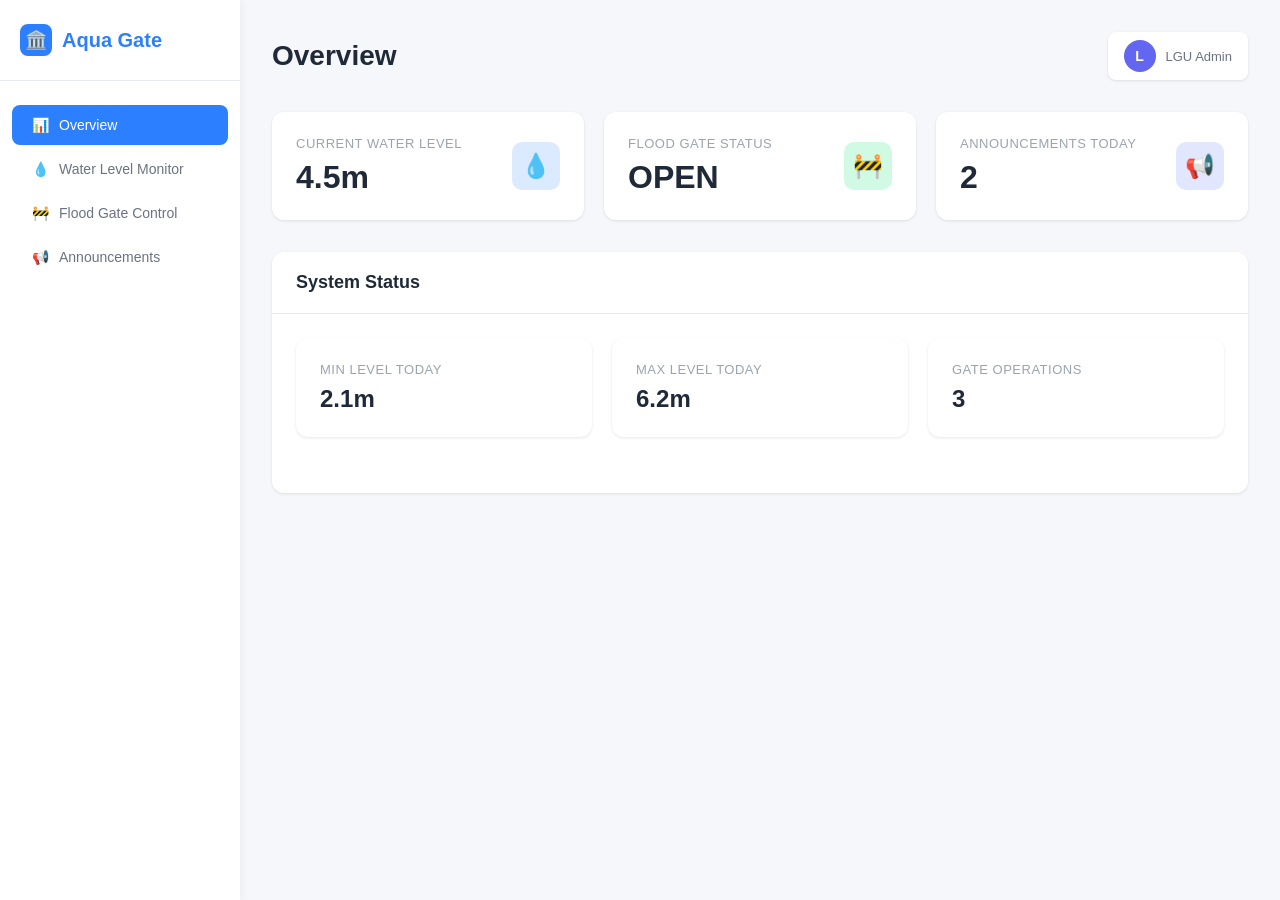
<file: simulation/lgu/index.html>
<!DOCTYPE html>
<html lang="en">
<head>
    <meta charset="UTF-8">
    <meta name="viewport" content="width=device-width, initial-scale=1.0">
    <title>LGU Dashboard - AFWMS</title>
    <style>
        * {
            margin: 0;
            padding: 0;
            box-sizing: border-box;
        }

        body {
            font-family: -apple-system, BlinkMacSystemFont, 'Segoe UI', Roboto, Oxygen, Ubuntu, Cantarell, sans-serif;
            background: #f5f7fa;
            min-height: 100vh;
            color: #333;
            display: flex;
        }

        /* Sidebar Styles */
        .sidebar {
            width: 240px;
            background: white;
            height: 100vh;
            position: fixed;
            left: 0;
            top: 0;
            box-shadow: 2px 0 8px rgba(0, 0, 0, 0.05);
            display: flex;
            flex-direction: column;
        }

        .sidebar-header {
            padding: 24px 20px;
            border-bottom: 1px solid #e8ecf1;
        }

        .sidebar-brand {
            display: flex;
            align-items: center;
            gap: 10px;
            font-size: 20px;
            font-weight: 600;
            color: #2c80ff;
        }

        .sidebar-brand-icon {
            width: 32px;
            height: 32px;
            background: #2c80ff;
            border-radius: 8px;
            display: flex;
            align-items: center;
            justify-content: center;
            color: white;
            font-size: 18px;
        }

        .sidebar-nav {
            flex: 1;
            padding: 20px 0;
        }

        .nav-item {
            padding: 12px 20px;
            margin: 4px 12px;
            border-radius: 8px;
            cursor: pointer;
            transition: all 0.2s;
            color: #6b7280;
            font-size: 14px;
            font-weight: 500;
            display: flex;
            align-items: center;
            gap: 10px;
        }

        .nav-item:hover {
            background: #f3f4f6;
            color: #374151;
        }

        .nav-item.active {
            background: #2c80ff;
            color: white;
        }

        .nav-item-icon {
            font-size: 18px;
        }

        /* Main Content */
        .main-content {
            margin-left: 240px;
            flex: 1;
            padding: 32px;
            min-height: 100vh;
        }

        .header {
            display: flex;
            justify-content: space-between;
            align-items: center;
            margin-bottom: 32px;
        }

        .header h1 {
            font-size: 28px;
            font-weight: 600;
            color: #1f2937;
        }

        .header-right {
            display: flex;
            align-items: center;
            gap: 16px;
        }

        .user-badge {
            display: flex;
            align-items: center;
            gap: 10px;
            padding: 8px 16px;
            background: white;
            border-radius: 8px;
            box-shadow: 0 1px 3px rgba(0, 0, 0, 0.1);
        }

        .user-avatar {
            width: 32px;
            height: 32px;
            background: #6366f1;
            border-radius: 50%;
            display: flex;
            align-items: center;
            justify-content: center;
            color: white;
            font-weight: 600;
            font-size: 14px;
        }

        .user-info-text {
            font-size: 13px;
            color: #6b7280;
        }

        /* Stats Cards */
        .stats-row {
            display: grid;
            grid-template-columns: repeat(auto-fit, minmax(280px, 1fr));
            gap: 20px;
            margin-bottom: 32px;
        }

        .stat-card {
            background: white;
            padding: 24px;
            border-radius: 12px;
            box-shadow: 0 1px 3px rgba(0, 0, 0, 0.1);
            display: flex;
            justify-content: space-between;
            align-items: center;
        }

        .stat-content {
            flex: 1;
        }

        .stat-label {
            font-size: 13px;
            color: #9ca3af;
            text-transform: uppercase;
            letter-spacing: 0.5px;
            margin-bottom: 8px;
        }

        .stat-value {
            font-size: 32px;
            font-weight: 700;
            color: #1f2937;
        }

        .stat-icon-wrapper {
            width: 48px;
            height: 48px;
            border-radius: 10px;
            display: flex;
            align-items: center;
            justify-content: center;
            font-size: 24px;
        }

        .stat-icon-blue {
            background: #dbeafe;
            color: #3b82f6;
        }

        .stat-icon-green {
            background: #d1fae5;
            color: #10b981;
        }

        .stat-icon-red {
            background: #fee2e2;
            color: #ef4444;
        }

        .stat-icon-purple {
            background: #e0e7ff;
            color: #6366f1;
        }

        .stat-icon-purple {
            background: #e0e7ff;
            color: #6366f1;
        }

        /* Content Card */
        .content-card {
            background: white;
            border-radius: 12px;
            box-shadow: 0 1px 3px rgba(0, 0, 0, 0.1);
            overflow: hidden;
        }

        .card-header {
            padding: 20px 24px;
            border-bottom: 1px solid #e8ecf1;
        }

        .card-title {
            font-size: 18px;
            font-weight: 600;
            color: #1f2937;
        }

        .card-body {
            padding: 24px;
        }

        /* Page Views */
        .page-view {
            display: none;
        }

        .page-view.active {
            display: block;
        }

        /* Water Level Monitor Styles */
        .water-gauge-container {
            display: flex;
            gap: 32px;
            align-items: center;
            margin-bottom: 32px;
        }

        .water-gauge {
            position: relative;
            width: 180px;
            height: 280px;
            background: #f3f4f6;
            border-radius: 12px;
            overflow: hidden;
            border: 3px solid #e5e7eb;
        }

        .water-fill {
            position: absolute;
            bottom: 0;
            left: 0;
            right: 0;
            background: linear-gradient(180deg, #3b82f6 0%, #2563eb 100%);
            transition: height 0.5s ease;
            display: flex;
            align-items: center;
            justify-content: center;
            color: white;
            font-weight: 600;
            font-size: 24px;
        }

        .gauge-markers {
            position: absolute;
            top: 0;
            left: 0;
            right: 0;
            bottom: 0;
            display: flex;
            flex-direction: column;
            justify-content: space-between;
            padding: 12px;
            pointer-events: none;
        }

        .gauge-marker {
            display: flex;
            justify-content: space-between;
            font-size: 11px;
            color: #6b7280;
            font-weight: 500;
        }

        .water-info {
            flex: 1;
        }

        .water-level-display {
            margin-bottom: 32px;
        }

        .water-level-value {
            font-size: 56px;
            font-weight: 700;
            color: #3b82f6;
            margin-bottom: 4px;
        }

        .water-level-label {
            color: #9ca3af;
            font-size: 14px;
            text-transform: uppercase;
            letter-spacing: 0.5px;
        }

        .water-stats-grid {
            display: grid;
            grid-template-columns: repeat(3, 1fr);
            gap: 16px;
        }

        .water-stat-item {
            text-align: center;
            padding: 16px;
            background: #f9fafb;
            border-radius: 10px;
            border: 1px solid #e5e7eb;
        }

        .water-stat-value {
            font-size: 24px;
            font-weight: 700;
            color: #3b82f6;
            margin-bottom: 4px;
        }

        .water-stat-label {
            font-size: 12px;
            color: #6b7280;
            text-transform: uppercase;
            letter-spacing: 0.5px;
        }

        /* Flood Gate Control Styles */
        .gate-control-section {
            max-width: 600px;
        }

        .gate-status-display {
            display: flex;
            align-items: center;
            justify-content: space-between;
            padding: 24px;
            background: #f9fafb;
            border-radius: 12px;
            margin-bottom: 24px;
            border: 2px solid #e5e7eb;
        }

        .gate-status-label {
            font-weight: 600;
            color: #6b7280;
            font-size: 15px;
        }

        .gate-status-badge {
            padding: 10px 20px;
            border-radius: 8px;
            font-weight: 600;
            font-size: 14px;
            text-transform: uppercase;
            letter-spacing: 0.5px;
        }

        .gate-open {
            background: #d1fae5;
            color: #065f46;
        }

        .gate-closed {
            background: #fee2e2;
            color: #991b1b;
        }

        .btn {
            width: 100%;
            padding: 16px 24px;
            border: none;
            border-radius: 10px;
            font-size: 15px;
            font-weight: 600;
            cursor: pointer;
            transition: all 0.2s;
            display: flex;
            align-items: center;
            justify-content: center;
            gap: 8px;
        }

        .btn:hover {
            transform: translateY(-1px);
            box-shadow: 0 4px 12px rgba(0, 0, 0, 0.15);
        }

        .btn:active {
            transform: translateY(0);
        }

        .btn-danger {
            background: #ef4444;
            color: white;
        }

        .btn-danger:hover {
            background: #dc2626;
        }

        .btn-success {
            background: #10b981;
            color: white;
        }

        .btn-success:hover {
            background: #059669;
        }

        .btn-primary {
            background: #6366f1;
            color: white;
        }

        .btn-primary:hover {
            background: #4f46e5;
        }

        .gate-info-box {
            margin-top: 24px;
            padding: 16px;
            background: #fef3c7;
            border-radius: 10px;
            border-left: 4px solid #f59e0b;
            font-size: 13px;
            color: #92400e;
            line-height: 1.6;
        }

        .gate-stats-row {
            display: grid;
            grid-template-columns: repeat(2, 1fr);
            gap: 16px;
            margin-top: 24px;
        }

        /* Announcement Styles */
        .announcement-form {
            margin-bottom: 32px;
        }

        .form-group {
            margin-bottom: 20px;
        }

        .form-label {
            display: block;
            font-weight: 600;
            color: #374151;
            font-size: 14px;
            margin-bottom: 8px;
        }

        .form-input, .form-textarea, .form-select {
            width: 100%;
            padding: 12px 16px;
            border: 2px solid #e5e7eb;
            border-radius: 8px;
            font-size: 14px;
            font-family: inherit;
            transition: border-color 0.2s;
            background: white;
        }

        .form-input:focus, .form-textarea:focus, .form-select:focus {
            outline: none;
            border-color: #6366f1;
        }

        .form-textarea {
            resize: vertical;
            min-height: 120px;
        }

        .announcement-list {
            display: flex;
            flex-direction: column;
            gap: 16px;
        }

        .announcement-item {
            padding: 20px;
            background: #f9fafb;
            border-radius: 10px;
            border-left: 4px solid #6366f1;
        }

        .announcement-header {
            display: flex;
            justify-content: space-between;
            align-items: center;
            margin-bottom: 12px;
        }

        .announcement-type {
            padding: 6px 12px;
            border-radius: 6px;
            font-size: 11px;
            font-weight: 600;
            text-transform: uppercase;
            letter-spacing: 0.5px;
        }

        .type-info {
            background: #dbeafe;
            color: #1e40af;
        }

        .type-warning {
            background: #fef3c7;
            color: #92400e;
        }

        .type-danger {
            background: #fee2e2;
            color: #991b1b;
        }

        .announcement-time {
            color: #9ca3af;
            font-size: 12px;
        }

        .announcement-message {
            color: #4b5563;
            line-height: 1.6;
            font-size: 14px;
        }

        /* Alert Banner */
        .alert-banner {
            background: #fee2e2;
            border-left: 4px solid #ef4444;
            padding: 16px 20px;
            border-radius: 8px;
            margin-bottom: 24px;
            display: none;
            animation: slideDown 0.3s ease;
        }

        .alert-banner.show {
            display: flex;
            align-items: center;
            gap: 12px;
        }

        .alert-banner-content {
            color: #991b1b;
            font-weight: 600;
            font-size: 14px;
        }

        @keyframes slideDown {
            from {
                opacity: 0;
                transform: translateY(-10px);
            }
            to {
                opacity: 1;
                transform: translateY(0);
            }
        }

        /* Responsive */
        @media (max-width: 768px) {
            .sidebar {
                width: 200px;
            }

            .main-content {
                margin-left: 200px;
                padding: 20px;
            }

            .stats-row {
                grid-template-columns: 1fr;
            }

            .water-gauge-container {
                flex-direction: column;
            }

            .water-gauge {
                width: 100%;
                max-width: 200px;
            }
        }

        @media (max-width: 480px) {
            .sidebar {
                width: 100%;
                height: auto;
                position: relative;
            }

            .main-content {
                margin-left: 0;
            }
        }
    </style>
</head>
<body>
    <!-- Sidebar -->
    <div class="sidebar">
        <div class="sidebar-header">
            <div class="sidebar-brand">
                <div class="sidebar-brand-icon">🏛️</div>
                <span>Aqua Gate</span>
            </div>
        </div>
        
        <div class="sidebar-nav">
            <div class="nav-item active" onclick="showPage('overview')">
                <span class="nav-icon">📊</span>
                <span>Overview</span>
            </div>
            <div class="nav-item" onclick="showPage('water-monitor')">
                <span class="nav-icon">💧</span>
                <span>Water Level Monitor</span>
            </div>
            <div class="nav-item" onclick="showPage('flood-gate')">
                <span class="nav-icon">🚧</span>
                <span>Flood Gate Control</span>
            </div>
            <div class="nav-item" onclick="showPage('announcement')">
                <span class="nav-icon">📢</span>
                <span>Announcements</span>
            </div>
        </div>
    </div>

    <!-- Main Content -->
    <div class="main-content">
        <!-- Alert Banner -->
        <div class="alert-banner" id="alertBanner">
            <span>⚠️</span>
            <div class="alert-banner-content">
                <span id="alertMessage">Critical water level reached!</span>
            </div>
        </div>

        <!-- Overview Page -->
        <div id="overview" class="page-view active">
            <div class="header">
                <h1>Overview</h1>
                <div class="header-right">
                    <div class="user-badge">
                        <div class="user-avatar">L</div>
                        <span class="user-info-text">LGU Admin</span>
                    </div>
                </div>
            </div>

            <div class="stats-row">
                <div class="stat-card">
                    <div class="stat-content">
                        <div class="stat-label">Current Water Level</div>
                        <div class="stat-value"><span id="overviewWaterLevel">4.5</span>m</div>
                    </div>
                    <div class="stat-icon-wrapper stat-icon-blue">
                        <span>💧</span>
                    </div>
                </div>

                <div class="stat-card">
                    <div class="stat-content">
                        <div class="stat-label">Flood Gate Status</div>
                        <div class="stat-value" id="overviewGateStatus">OPEN</div>
                    </div>
                    <div class="stat-icon-wrapper stat-icon-green">
                        <span>🚧</span>
                    </div>
                </div>

                <div class="stat-card">
                    <div class="stat-content">
                        <div class="stat-label">Announcements Today</div>
                        <div class="stat-value" id="announcementCount">2</div>
                    </div>
                    <div class="stat-icon-wrapper stat-icon-purple">
                        <span>📢</span>
                    </div>
                </div>
            </div>

            <div class="content-card">
                <div class="card-header">
                    <div class="card-title">System Status</div>
                </div>
                <div class="card-body">
                    <div class="stats-row">
                        <div class="stat-card">
                            <div class="stat-content">
                                <div class="stat-label">Min Level Today</div>
                                <div class="stat-value" style="font-size: 24px;"><span id="overviewMinLevel">2.1</span>m</div>
                            </div>
                        </div>
                        <div class="stat-card">
                            <div class="stat-content">
                                <div class="stat-label">Max Level Today</div>
                                <div class="stat-value" style="font-size: 24px;"><span id="overviewMaxLevel">6.2</span>m</div>
                            </div>
                        </div>
                        <div class="stat-card">
                            <div class="stat-content">
                                <div class="stat-label">Gate Operations</div>
                                <div class="stat-value" style="font-size: 24px;"><span id="overviewOperations">3</span></div>
                            </div>
                        </div>
                    </div>
                </div>
            </div>
        </div>

        <!-- Water Level Monitor Page -->
        <div id="water-monitor" class="page-view">
            <div class="header">
                <h1>Water Level Monitor</h1>
                <div class="header-right">
                    <div class="user-badge">
                        <div class="user-avatar">L</div>
                        <span class="user-info-text">LGU Admin</span>
                    </div>
                </div>
            </div>

            <div class="content-card">
                <div class="card-header">
                    <div class="card-title">Real-Time Water Level</div>
                </div>
                <div class="card-body">
                    <div class="water-gauge-container">
                        <div class="water-gauge">
                            <div class="gauge-markers">
                                <div class="gauge-marker"><span>10m</span><span>Critical</span></div>
                                <div class="gauge-marker"><span>7.5m</span><span>High</span></div>
                                <div class="gauge-marker"><span>5m</span><span>Normal</span></div>
                                <div class="gauge-marker"><span>2.5m</span><span>Low</span></div>
                                <div class="gauge-marker"><span>0m</span><span>Empty</span></div>
                            </div>
                            <div class="water-fill" id="waterFill" style="height: 45%;"></div>
                        </div>

                        <div class="water-info">
                            <div class="water-level-display">
                                <div class="water-level-value" id="waterLevelValue">4.5m</div>
                                <div class="water-level-label">Current Level</div>
                            </div>

                            <div class="water-stats-grid">
                                <div class="water-stat-item">
                                    <div class="water-stat-value" id="minLevel">2.1m</div>
                                    <div class="water-stat-label">Min Today</div>
                                </div>
                                <div class="water-stat-item">
                                    <div class="water-stat-value" id="maxLevel">6.2m</div>
                                    <div class="water-stat-label">Max Today</div>
                                </div>
                                <div class="water-stat-item">
                                    <div class="water-stat-value" id="avgLevel">4.3m</div>
                                    <div class="water-stat-label">Average</div>
                                </div>
                            </div>
                        </div>
                    </div>
                </div>
            </div>
        </div>

        <!-- Flood Gate Control Page -->
        <div id="flood-gate" class="page-view">
            <div class="header">
                <h1>Flood Gate Control</h1>
                <div class="header-right">
                    <div class="user-badge">
                        <div class="user-avatar">L</div>
                        <span class="user-info-text">LGU Admin</span>
                    </div>
                </div>
            </div>

            <div class="content-card">
                <div class="card-header">
                    <div class="card-title">Gate Operations</div>
                </div>
                <div class="card-body">
                    <div class="gate-control-section">
                        <div class="gate-status-display">
                            <span class="gate-status-label">Current Gate Status:</span>
                            <span class="gate-status-badge gate-open" id="gateStatus">OPEN</span>
                        </div>

                        <button class="btn btn-danger" id="closeGateBtn" onclick="closeGate()">
                            🔒 Close Flood Gate
                        </button>
                        <button class="btn btn-success" id="openGateBtn" onclick="openGate()" style="display: none; margin-top: 12px;">
                            🔓 Open Flood Gate
                        </button>

                        <div class="gate-stats-row">
                            <div class="water-stat-item">
                                <div class="water-stat-value" id="gateOpenTime">142 min</div>
                                <div class="water-stat-label">Gate Open Time</div>
                            </div>
                            <div class="water-stat-item">
                                <div class="water-stat-value" id="operationCount">3</div>
                                <div class="water-stat-label">Operations Today</div>
                            </div>
                        </div>

                        <div class="gate-info-box">
                            <strong>⚠️ Important:</strong> Gate operation affects downstream water flow. Please monitor water levels carefully before and after gate operations. Ensure proper authorization before making changes.
                        </div>
                    </div>
                </div>
            </div>
        </div>

        <!-- Announcement Page -->
        <div id="announcement" class="page-view">
            <div class="header">
                <h1>Announcements</h1>
                <div class="header-right">
                    <div class="user-badge">
                        <div class="user-avatar">L</div>
                        <span class="user-info-text">LGU Admin</span>
                    </div>
                </div>
            </div>

            <div class="content-card">
                <div class="card-header">
                    <div class="card-title">Send New Announcement</div>
                </div>
                <div class="card-body">
                    <div class="announcement-form">
                        <div class="form-group">
                            <label class="form-label">Announcement Type</label>
                            <select class="form-select" id="announcementType">
                                <option value="info">Information</option>
                                <option value="warning">Warning</option>
                                <option value="danger">Emergency Alert</option>
                            </select>
                        </div>

                        <div class="form-group">
                            <label class="form-label">Message</label>
                            <textarea class="form-textarea" id="announcementMessage" placeholder="Enter your announcement message here..."></textarea>
                        </div>

                        <button class="btn btn-primary" onclick="sendAnnouncement()">
                            📤 Send Announcement
                        </button>
                    </div>
                </div>
            </div>

            <div class="content-card" style="margin-top: 24px;">
                <div class="card-header">
                    <div class="card-title">Recent Announcements</div>
                </div>
                <div class="card-body">
                    <div class="announcement-list" id="announcementList">
                        <div class="announcement-item">
                            <div class="announcement-header">
                                <span class="announcement-type type-info">INFO</span>
                                <span class="announcement-time">2 hours ago</span>
                            </div>
                            <div class="announcement-message">
                                Water levels are within normal range. No action required at this time.
                            </div>
                        </div>
                        <div class="announcement-item">
                            <div class="announcement-header">
                                <span class="announcement-type type-warning">WARNING</span>
                                <span class="announcement-time">5 hours ago</span>
                            </div>
                            <div class="announcement-message">
                                Heavy rainfall expected in the next 24 hours. Monitoring water levels closely.
                            </div>
                        </div>
                    </div>
                </div>
            </div>
        </div>
    </div>

    <script>
        // Page Navigation
        function showPage(pageId) {
            // Hide all pages
            document.querySelectorAll('.page-view').forEach(page => {
                page.classList.remove('active');
            });
            
            // Remove active class from all nav items
            document.querySelectorAll('.nav-item').forEach(item => {
                item.classList.remove('active');
            });
            
            // Show selected page
            document.getElementById(pageId).classList.add('active');
            
            // Add active class to clicked nav item
            event.target.closest('.nav-item').classList.add('active');
        }

        // Simulate water level changes
        function updateWaterLevel() {
            const level = (Math.random() * 3 + 3.5).toFixed(1); // Random between 3.5 and 6.5
            const percentage = (level / 10) * 100;
            
            // Update all water level displays
            document.getElementById('waterLevelValue').textContent = level + 'm';
            document.getElementById('overviewWaterLevel').textContent = level;
            document.getElementById('waterFill').style.height = percentage + '%';

            // Show alert if critical
            if (level > 7) {
                document.getElementById('alertBanner').classList.add('show');
                document.getElementById('alertMessage').textContent = 'Critical water level reached: ' + level + 'm';
            } else {
                document.getElementById('alertBanner').classList.remove('show');
            }
        }

        // Update water level every 5 seconds
        setInterval(updateWaterLevel, 5000);

        // Gate control functions
        let gateOpen = true;
        let operationCount = 3;
        let announcementCountValue = 2;

        function closeGate() {
            if (confirm('Are you sure you want to close the flood gate?')) {
                gateOpen = false;
                operationCount++;
                
                // Update all gate status displays
                document.getElementById('gateStatus').textContent = 'CLOSED';
                document.getElementById('gateStatus').className = 'gate-status-badge gate-closed';
                document.getElementById('overviewGateStatus').textContent = 'CLOSED';
                
                document.getElementById('closeGateBtn').style.display = 'none';
                document.getElementById('openGateBtn').style.display = 'block';
                
                document.getElementById('operationCount').textContent = operationCount;
                document.getElementById('overviewOperations').textContent = operationCount;
                
                // Send automatic announcement
                addAnnouncement('warning', 'Flood gate has been CLOSED by LGU operator.');
            }
        }

        function openGate() {
            if (confirm('Are you sure you want to open the flood gate?')) {
                gateOpen = true;
                operationCount++;
                
                // Update all gate status displays
                document.getElementById('gateStatus').textContent = 'OPEN';
                document.getElementById('gateStatus').className = 'gate-status-badge gate-open';
                document.getElementById('overviewGateStatus').textContent = 'OPEN';
                
                document.getElementById('closeGateBtn').style.display = 'block';
                document.getElementById('openGateBtn').style.display = 'none';
                
                document.getElementById('operationCount').textContent = operationCount;
                document.getElementById('overviewOperations').textContent = operationCount;
                
                // Send automatic announcement
                addAnnouncement('info', 'Flood gate has been OPENED by LGU operator.');
            }
        }

        // Announcement system
        function sendAnnouncement() {
            const type = document.getElementById('announcementType').value;
            const message = document.getElementById('announcementMessage').value.trim();

            if (!message) {
                alert('Please enter an announcement message.');
                return;
            }

            addAnnouncement(type, message);
            document.getElementById('announcementMessage').value = '';
            alert('Announcement sent successfully!');
        }

        function addAnnouncement(type, message) {
            const listElement = document.getElementById('announcementList');
            const typeClass = 'type-' + type;
            const typeLabel = type.toUpperCase();
            
            announcementCountValue++;
            document.getElementById('announcementCount').textContent = announcementCountValue;
            
            const announcementHTML = `
                <div class="announcement-item">
                    <div class="announcement-header">
                        <span class="announcement-type ${typeClass}">${typeLabel}</span>
                        <span class="announcement-time">Just now</span>
                    </div>
                    <div class="announcement-message">
                        ${message}
                    </div>
                </div>
            `;

            listElement.insertAdjacentHTML('afterbegin', announcementHTML);
        }

        // Simulate gate operation time
        let gateOpenMinutes = 142;
        setInterval(() => {
            if (gateOpen) {
                gateOpenMinutes++;
                document.getElementById('gateOpenTime').textContent = gateOpenMinutes + ' min';
            }
        }, 60000); // Update every minute
    </script>
</body>
</html>
</file>
